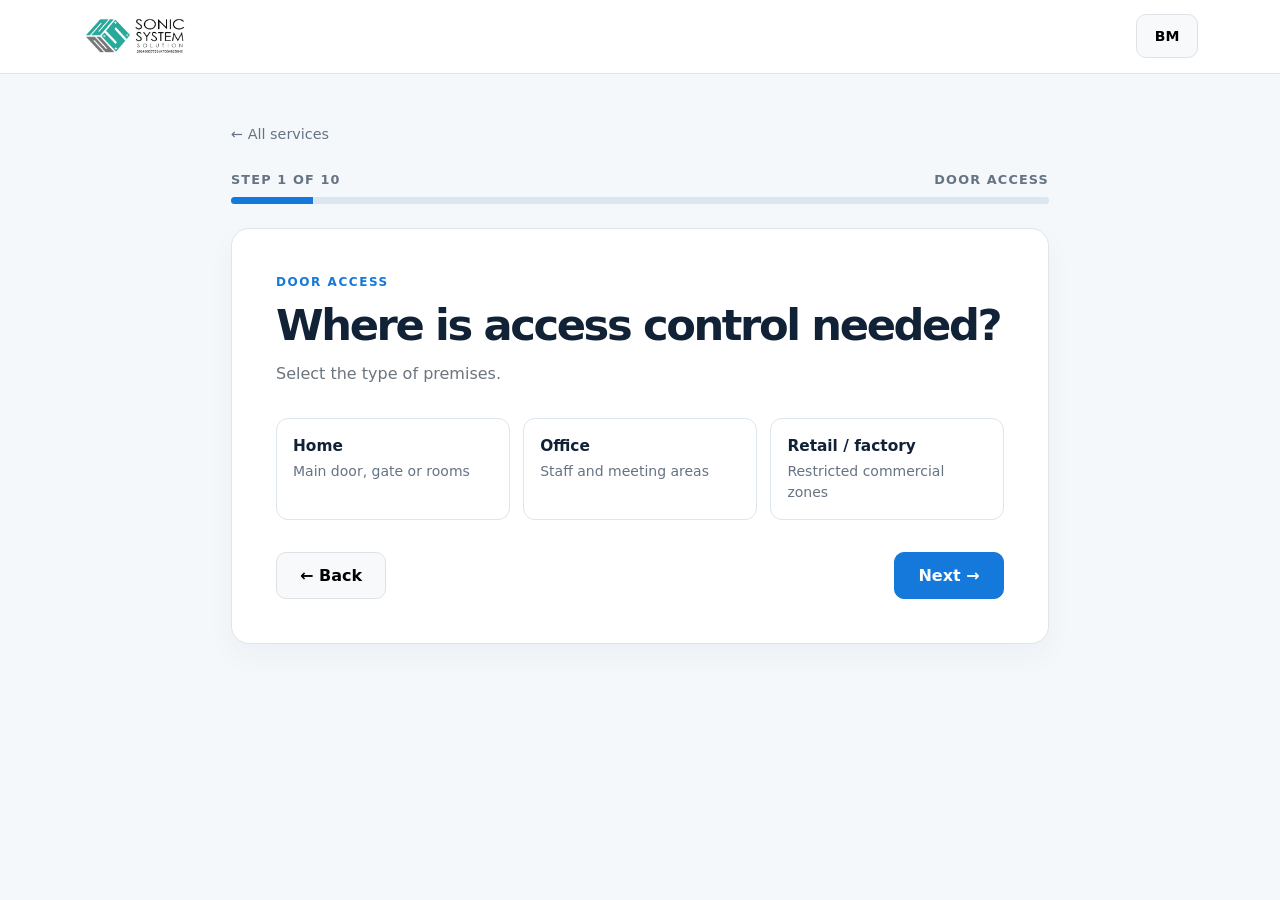
<file: pages/access/index.html>
<!doctype html>
<html lang="en">

<head>
    <meta charset="utf-8">
    <meta name="viewport" content="width=device-width,initial-scale=1">
    <title>Door Access Selector | Sonic System Solution</title>
    <link href="https://cdn.jsdelivr.net/npm/bootstrap@5.3.3/dist/css/bootstrap.min.css" rel="stylesheet">
    <link rel="stylesheet" href="../../css/style.css">
</head>

<body class="wizard-shell">
    <nav class="wizard-nav">
        <div class="container"><a class="navbar-brand" href="../../index.html" aria-label="Sonic System Solution home"><img class="brand-logo" src="../../assets/logo.png" alt="Sonic System Solution logo"><span class="brand-name"></span></a></div>
    </nav>
    <main class="wizard-wrap"><a class="back-link" href="../../index.html">← All services</a>
        <div id="wizard" data-service="access" class="mt-4"></div>
    </main>
    <script src="../../js/i18n.js"></script>
    <script src="../../js/services.js"></script>
    <script src="../../js/access.js"></script>
</body>

</html>
</file>
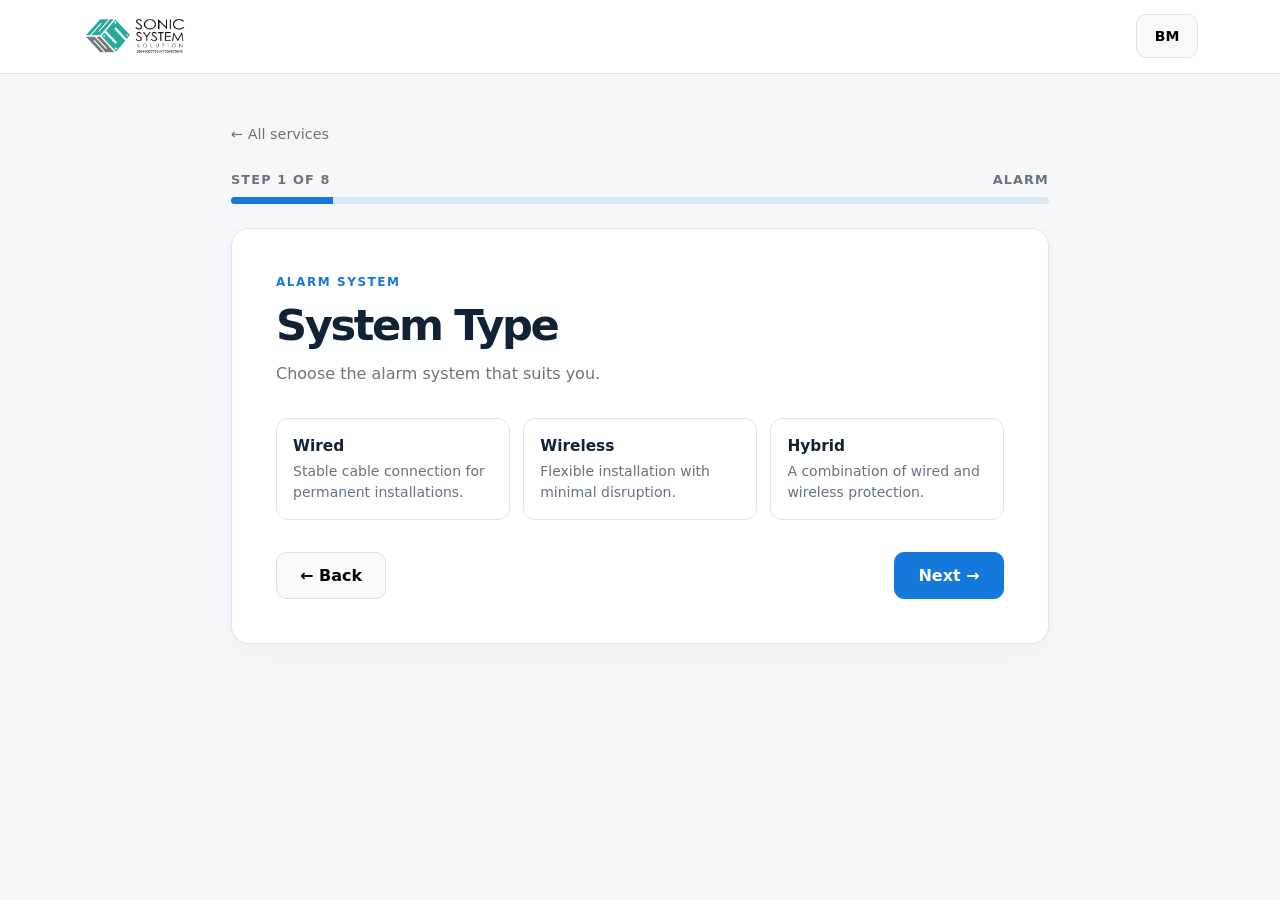
<file: pages/alarm/index.html>
<!doctype html>
<html lang="en">

<head>
    <meta charset="utf-8">
    <meta name="viewport" content="width=device-width,initial-scale=1">
    <title>Alarm Selector | Sonic System Solution</title>
    <link href="https://cdn.jsdelivr.net/npm/bootstrap@5.3.3/dist/css/bootstrap.min.css" rel="stylesheet">
    <link rel="stylesheet" href="../../css/style.css">
</head>

<body class="wizard-shell">
    <nav class="wizard-nav">
        <div class="container"><a class="navbar-brand" href="../../index.html" aria-label="Sonic System Solution home"><img class="brand-logo" src="../../assets/logo.png" alt="Sonic System Solution logo"><span class="brand-name"></span></a></div>
    </nav>
    <main class="wizard-wrap"><a class="back-link" href="../../index.html">← All services</a>
        <div id="wizard" data-service="alarm" class="mt-4"></div>
    </main>
    <script src="../../js/i18n.js"></script>
    <script src="../../js/services.js"></script>
    <script src="../../js/alarm.js"></script>
</body>

</html>
</file>
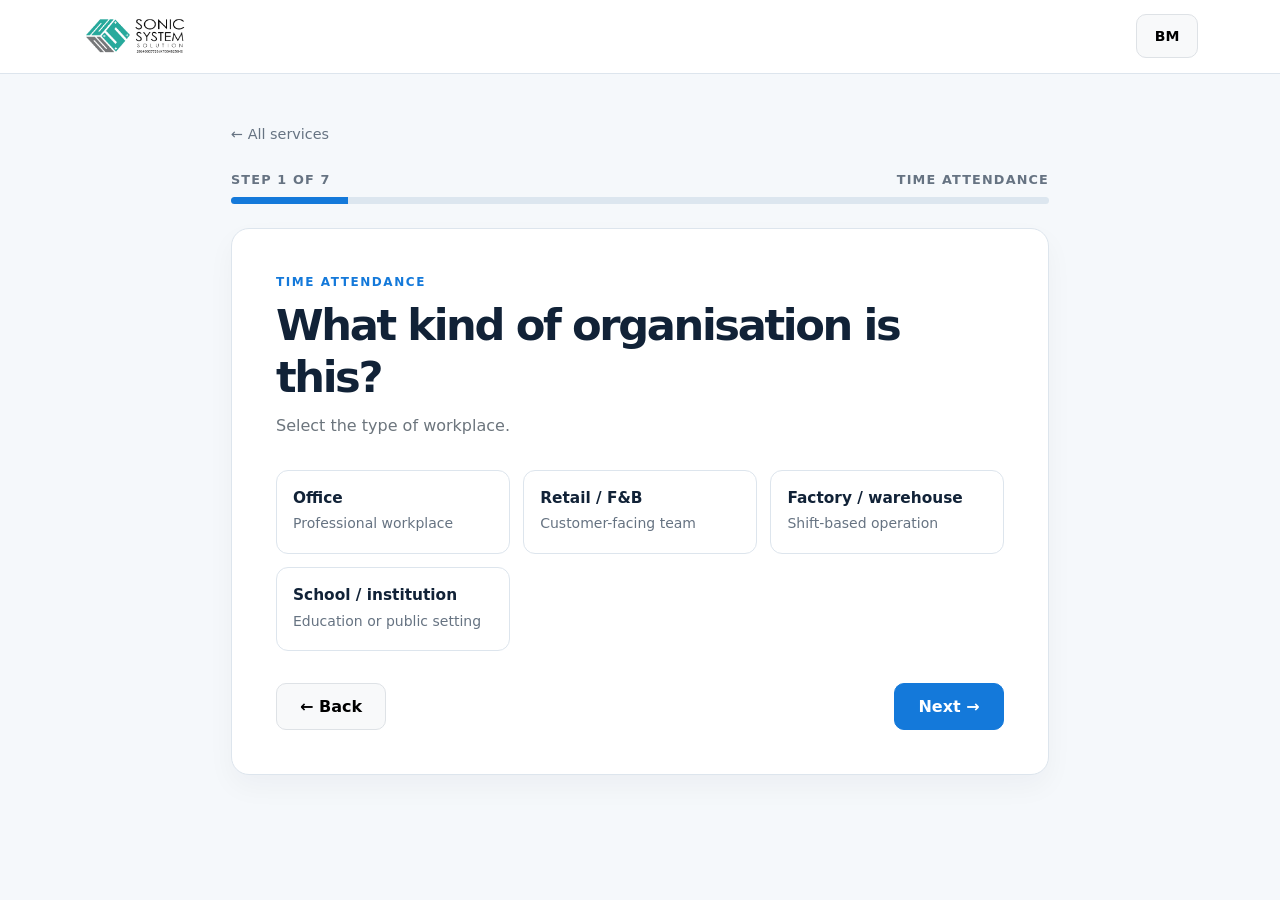
<file: pages/attendance/index.html>
<!doctype html>
<html lang="en">

<head>
    <meta charset="utf-8">
    <meta name="viewport" content="width=device-width,initial-scale=1">
    <title>Time Attendance Selector | Sonic System Solution</title>
    <link href="https://cdn.jsdelivr.net/npm/bootstrap@5.3.3/dist/css/bootstrap.min.css" rel="stylesheet">
    <link rel="stylesheet" href="../../css/style.css">
</head>

<body class="wizard-shell">
    <nav class="wizard-nav">
        <div class="container"><a class="navbar-brand" href="../../index.html" aria-label="Sonic System Solution home"><img class="brand-logo" src="../../assets/logo.png" alt="Sonic System Solution logo"><span class="brand-name"></span></a></div>
    </nav>
    <main class="wizard-wrap"><a class="back-link" href="../../index.html">← All services</a>
        <div id="wizard" data-service="attendance" class="mt-4"></div>
    </main>
    <script src="../../js/i18n.js"></script>
    <script src="../../js/services.js"></script>
    <script src="../../js/attendance.js"></script>
</body>

</html>
</file>
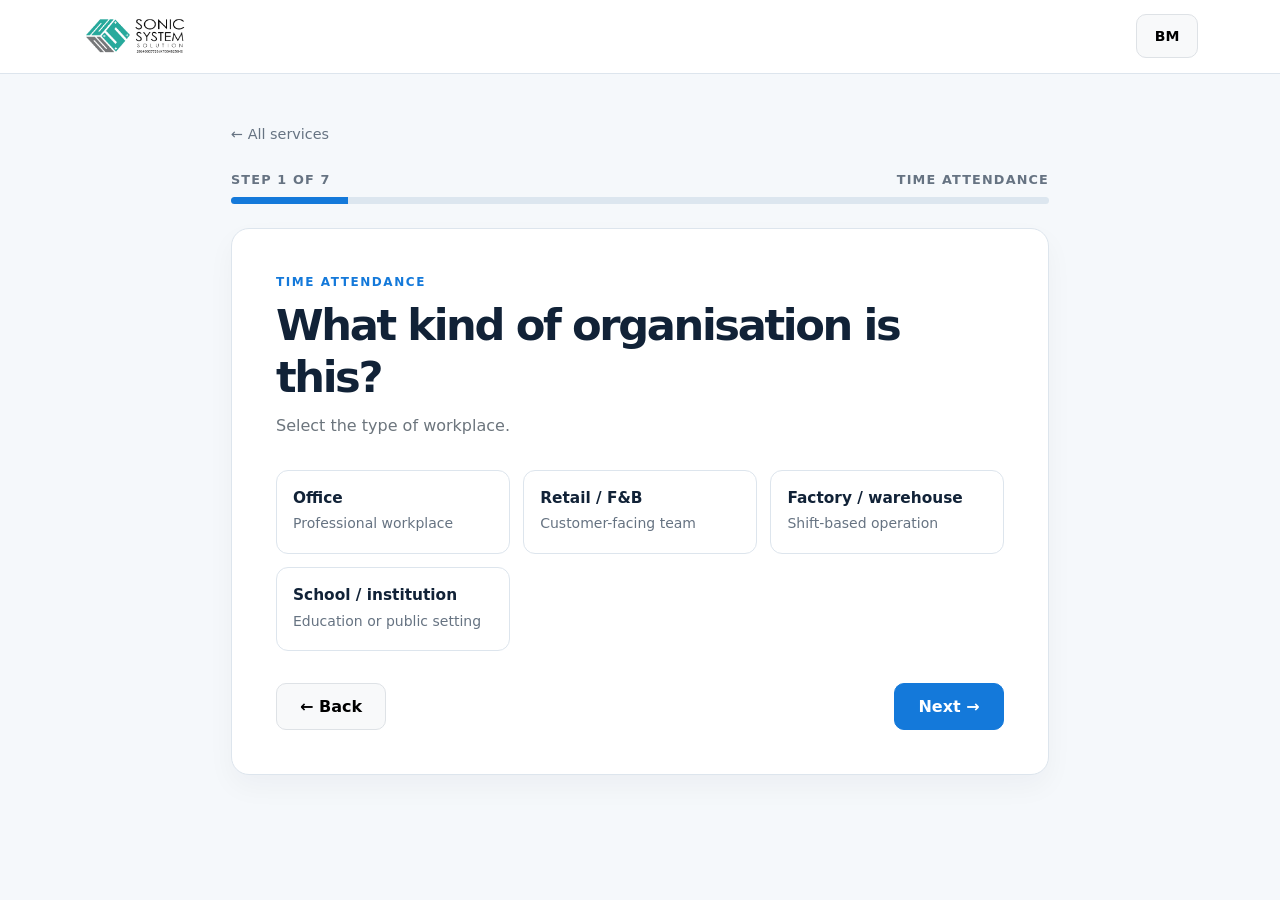
<file: pages/autogate/index.html>
<!doctype html>
<html lang="en">

<head>
    <meta charset="utf-8">
    <meta name="viewport" content="width=device-width,initial-scale=1">
    <title>Autogate Selector | Sonic System Solution</title>
    <link href="https://cdn.jsdelivr.net/npm/bootstrap@5.3.3/dist/css/bootstrap.min.css" rel="stylesheet">
    <link rel="stylesheet" href="../../css/style.css">
</head>

<body class="wizard-shell">
    <nav class="wizard-nav">
        <div class="container"><a class="navbar-brand" href="../../index.html" aria-label="Sonic System Solution home"><img class="brand-logo" src="../../assets/logo.png" alt="Sonic System Solution logo"><span class="brand-name"></span></a></div>
    </nav>
    <main class="wizard-wrap"><a class="back-link" href="../../index.html">← All services</a>
        <div id="wizard" data-service="autogate" class="mt-4"></div>
    </main>
    <script src="../../js/i18n.js"></script>
    <script src="../../js/services.js"></script>
    <script src="../../js/autogate.js"></script>
</body>

</html>
</file>
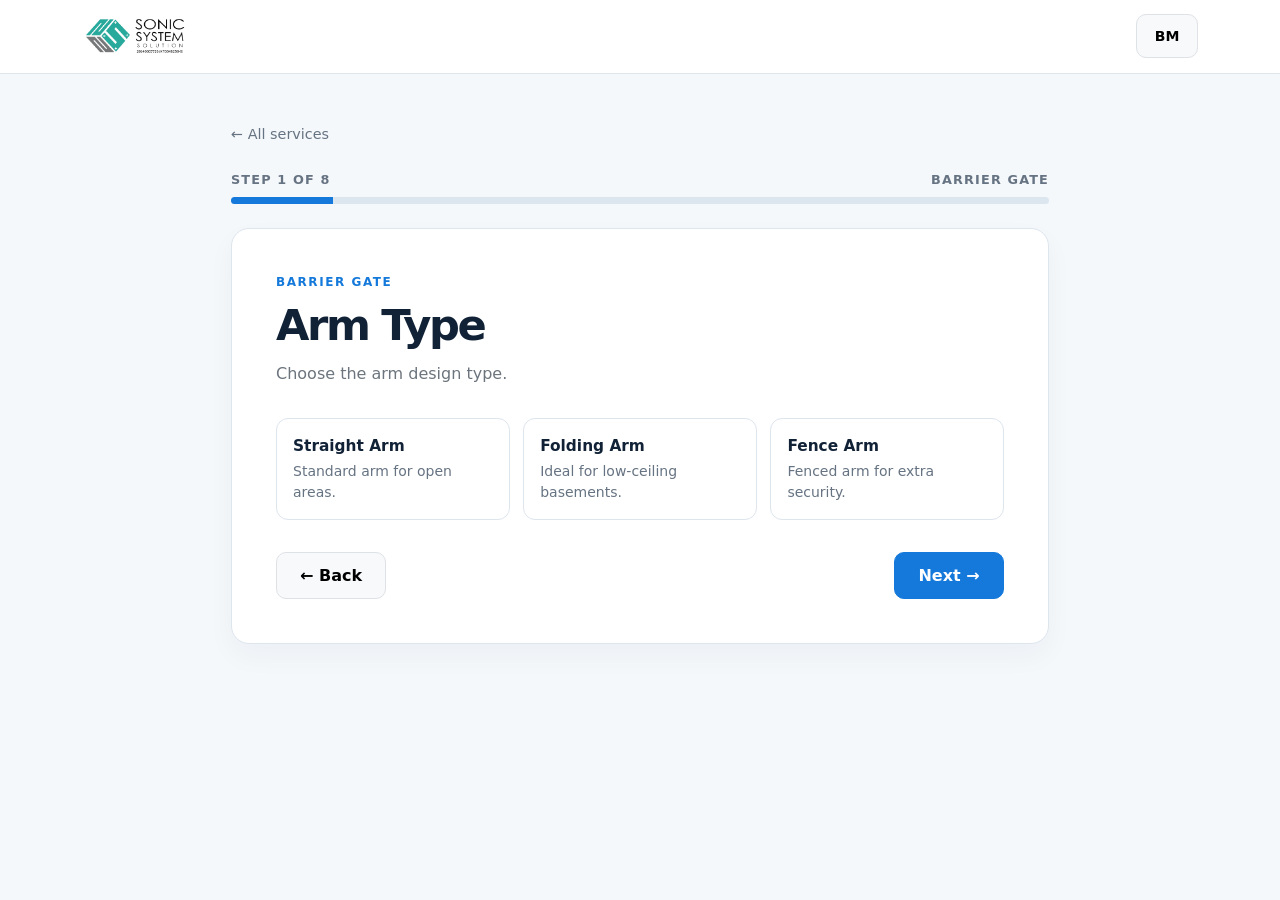
<file: pages/barriergate/index.html>
<!doctype html>
<html lang="en">

<head>
    <meta charset="utf-8">
    <meta name="viewport" content="width=device-width,initial-scale=1">
    <title>Barrier Gate Selector | Sonic System Solution</title>
    <link href="https://cdn.jsdelivr.net/npm/bootstrap@5.3.3/dist/css/bootstrap.min.css" rel="stylesheet">
    <link rel="stylesheet" href="../../css/style.css">
</head>

<body class="wizard-shell">
    <nav class="wizard-nav">
        <div class="container">
            <a class="navbar-brand" href="../../index.html" aria-label="Sonic System Solution home">
                <img class="brand-logo" src="../../assets/logo.png" alt="Sonic System Solution logo">
                <span class="brand-name"></span>
            </a>
        </div>
    </nav>
    <main class="wizard-wrap">
        <a class="back-link" href="../../index.html">← All services</a>
        <div id="wizard" data-service="barrier" class="mt-4"></div>
    </main>
    <script src="../../js/i18n.js"></script>
    <script src="../../js/barriergate.js"></script>
</body>

</html>
</file>
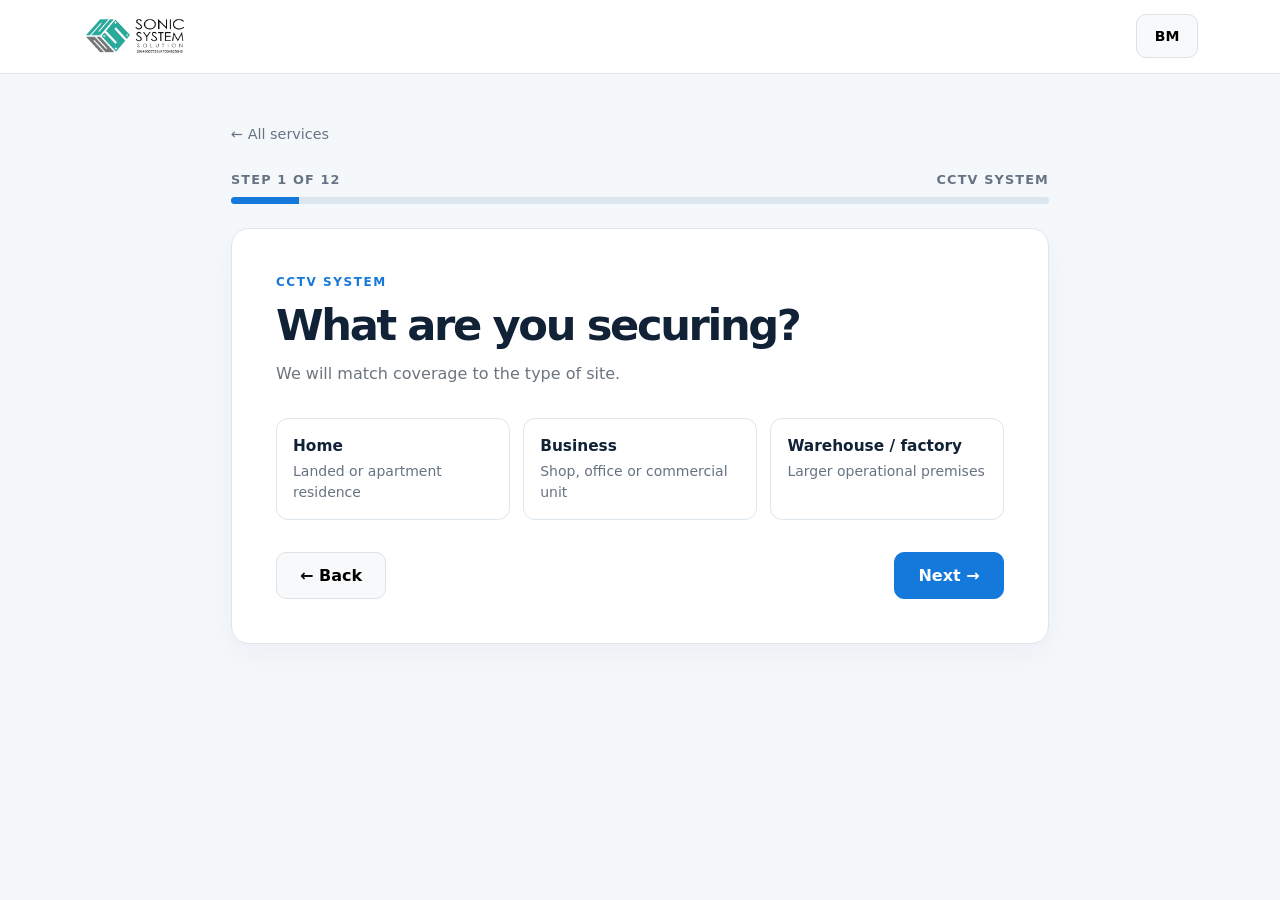
<file: pages/cctv/index.html>
<!doctype html>
<html lang="en">

<head>
    <meta charset="utf-8">
    <meta name="viewport" content="width=device-width,initial-scale=1">
    <title>CCTV Selector | Sonic System Solution</title>
    <link href="https://cdn.jsdelivr.net/npm/bootstrap@5.3.3/dist/css/bootstrap.min.css" rel="stylesheet">
    <link rel="stylesheet" href="../../css/style.css">
</head>

<body class="wizard-shell">
    <nav class="wizard-nav">
        <div class="container"><a class="navbar-brand" href="../../index.html" aria-label="Sonic System Solution home"><img class="brand-logo" src="../../assets/logo.png" alt="Sonic System Solution logo"><span class="brand-name"></span></a></div>
    </nav>
    <main class="wizard-wrap"><a class="back-link" href="../../index.html">← All services</a>
        <div id="wizard" data-service="cctv" class="mt-4"></div>
    </main>
    <script src="../../js/i18n.js"></script>
    <script src="../../js/services.js"></script>
    <script src="../../js/cctv.js"></script>
</body>

</html>
</file>
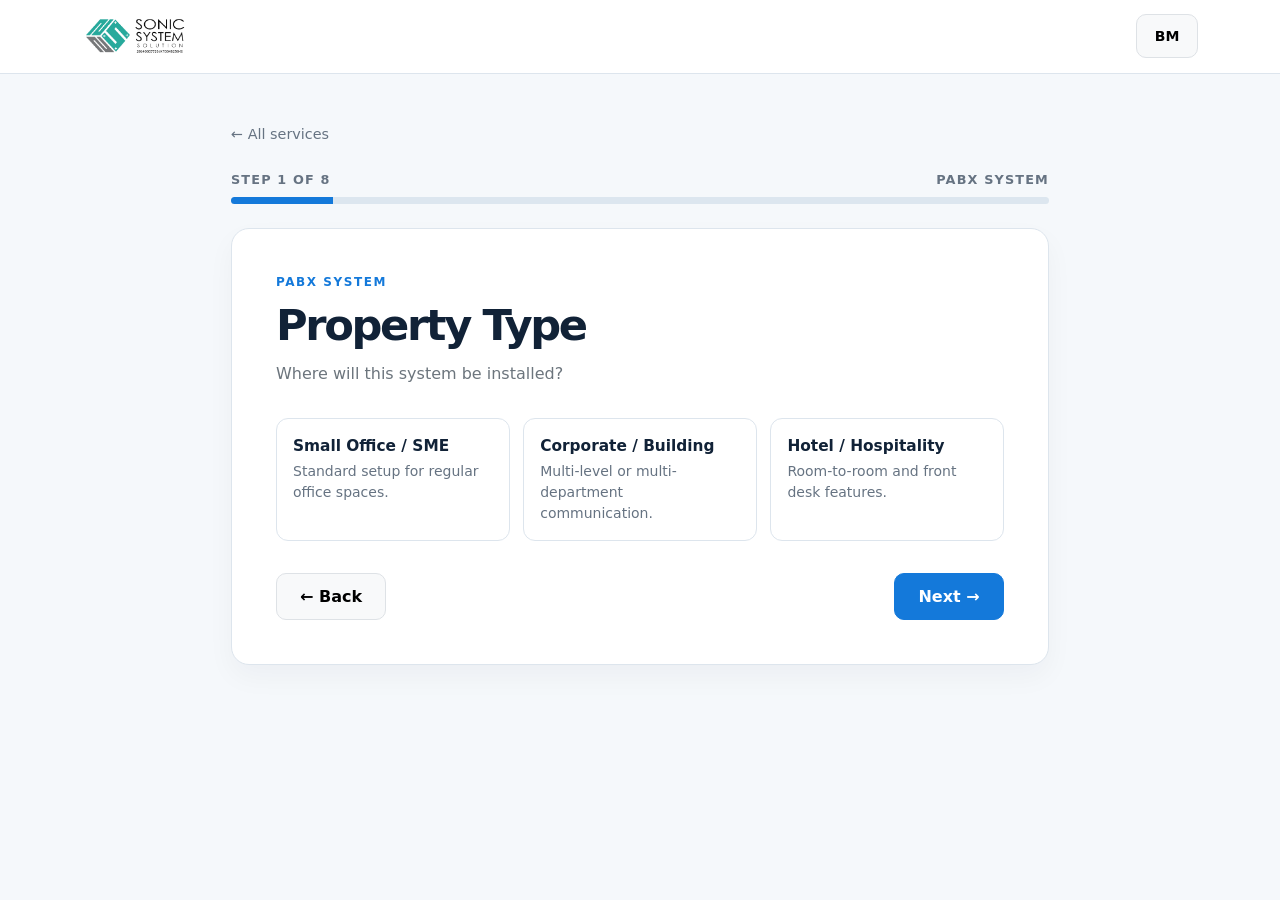
<file: pages/pabx/index.html>
<!doctype html>
<html lang="en">

<head>
    <meta charset="utf-8">
    <meta name="viewport" content="width=device-width,initial-scale=1">
    <title>PABX System Selector | Sonic System Solution</title>
    <link href="https://cdn.jsdelivr.net/npm/bootstrap@5.3.3/dist/css/bootstrap.min.css" rel="stylesheet">
    <link rel="stylesheet" href="../../css/style.css">
</head>

<body class="wizard-shell">
    <nav class="wizard-nav">
        <div class="container">
            <a class="navbar-brand" href="../../index.html" aria-label="Sonic System Solution home">
                <img class="brand-logo" src="../../assets/logo.png" alt="Sonic System Solution logo">
                <span class="brand-name"></span>
            </a>
        </div>
    </nav>
    <main class="wizard-wrap">
        <a class="back-link" href="../../index.html">← All services</a>
        <div id="wizard" data-service="pabx" class="mt-4"></div>
    </main>
    <script src="../../js/i18n.js"></script>
    <script src="../../js/pabx.js"></script>
</body>

</html>
</file>
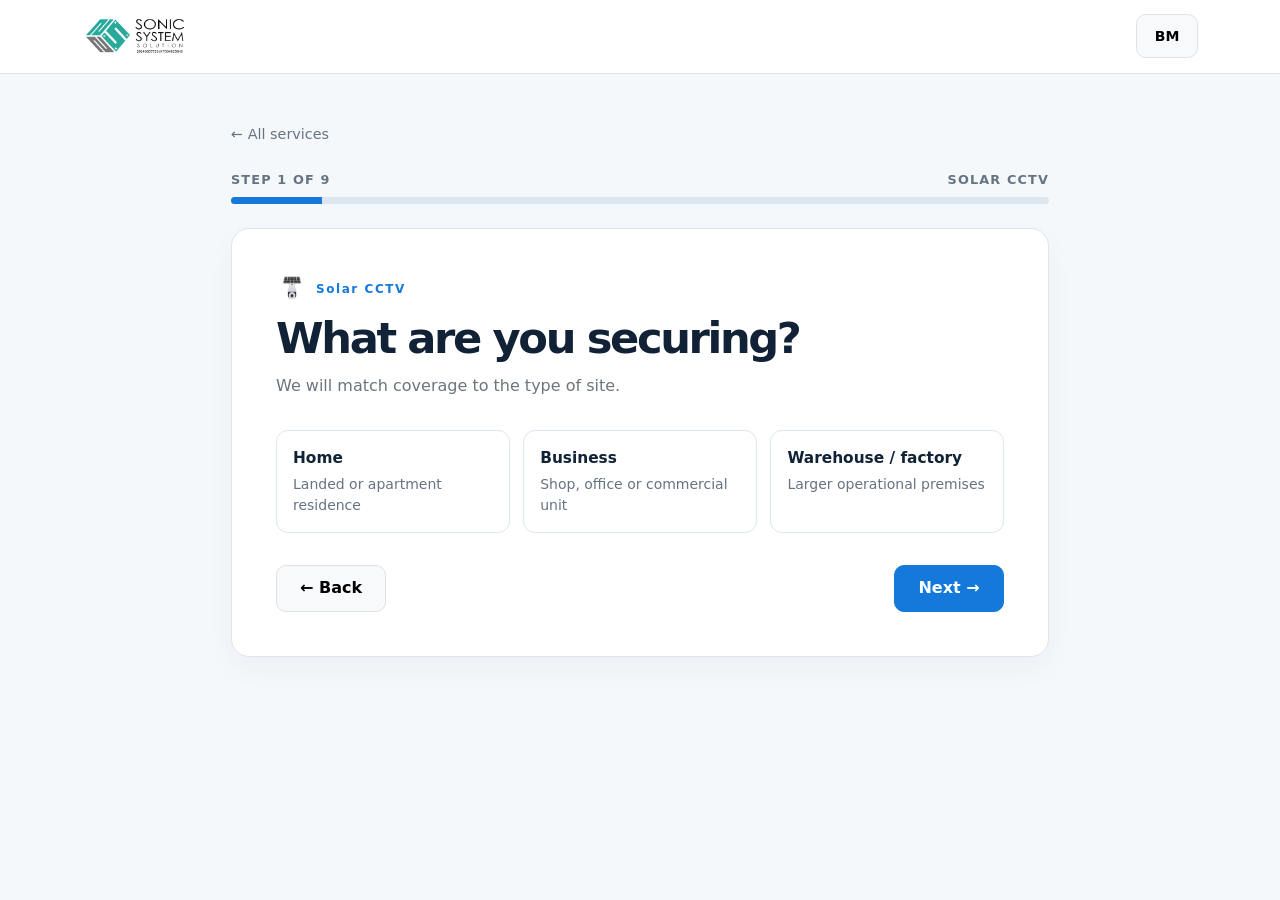
<file: pages/solar-cctv/index.html>
<!doctype html>
<html lang="en">

<head>
    <meta charset="utf-8">
    <meta name="viewport" content="width=device-width,initial-scale=1">
    <title>Solar CCTV Selector | Sonic System Solution</title>
    <link href="https://cdn.jsdelivr.net/npm/bootstrap@5.3.3/dist/css/bootstrap.min.css" rel="stylesheet">
    <link rel="stylesheet" href="../../css/style.css">
</head>

<body class="wizard-shell">
    <nav class="wizard-nav">
        <div class="container"><a class="navbar-brand" href="../../index.html" aria-label="Sonic System Solution home"><img class="brand-logo" src="../../assets/logo.png" alt="Sonic System Solution logo"><span class="brand-name"></span></a></div>
    </nav>
    <main class="wizard-wrap"><a class="back-link" href="../../index.html">← All services</a>
        <div id="wizard" data-service="solar-cctv" class="mt-4"></div>
    </main>
    <script src="../../js/i18n.js"></script>
    <script src="../../js/solar-cctv.js"></script>
</body>

</html>
</file>
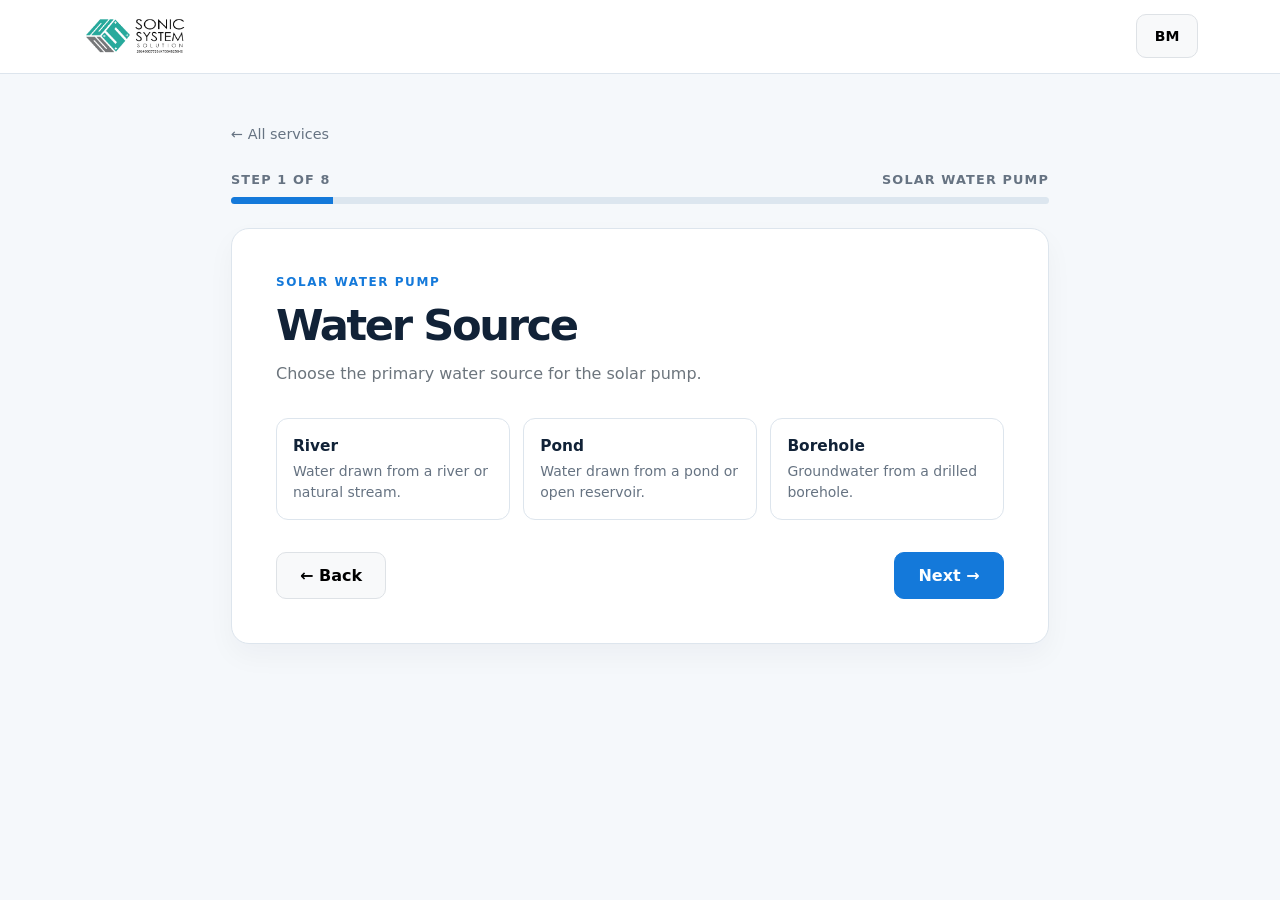
<file: pages/solar-pump/index.html>
<!doctype html>
<html lang="en">

<head>
    <meta charset="utf-8">
    <meta name="viewport" content="width=device-width,initial-scale=1">
    <title>Solar Water Pump Selector | Sonic System Solution</title>
    <link href="https://cdn.jsdelivr.net/npm/bootstrap@5.3.3/dist/css/bootstrap.min.css" rel="stylesheet">
    <link rel="stylesheet" href="../../css/style.css">
</head>

<body class="wizard-shell">
    <nav class="wizard-nav">
        <div class="container"><a class="navbar-brand" href="../../index.html" aria-label="Sonic System Solution home"><img class="brand-logo" src="../../assets/logo.png" alt="Sonic System Solution logo"><span class="brand-name"></span></a></div>
    </nav>
    <main class="wizard-wrap"><a class="back-link" href="../../index.html">← All services</a>
        <div id="wizard" data-service="solar-pump" class="mt-4"></div>
    </main>
    <script src="../../js/i18n.js"></script>
    <script src="../../js/services.js"></script>
    <script src="../../js/solar-pump.js"></script>
</body>

</html>
</file>
<file: css/style.css>
:root {
    --ink: #112237;
    --navy: #09223b;
    --blue: #1479da;
    --sky: #eaf4ff;
    --muted: #667382;
    --line: #dde5ed;
    --radius: 18px;
}

* {
    box-sizing: border-box;
}

body {
    font-family: Inter, ui-sans-serif, system-ui, -apple-system, "Segoe UI", sans-serif;
    color: var(--ink);
    background: #fff;
}

.navbar {
    height: 74px;
}

.navbar-brand {
    display: flex;
    align-items: center;
    gap: .6rem;
    font-weight: 800;
    font-size: 1.1rem;
    letter-spacing: -.03em;
    color: var(--ink);
}

.brand-logo {
    display: block;
    width: auto;
    height: 42px;
    max-width: 150px;
    object-fit: contain;
}

.brand-logo-slide {
    max-height: 70px;
}

.brand-name {
    color: var(--black);
}

.brand-mark {
    display: inline-grid;
    place-items: center;
    width: 27px;
    height: 27px;
    border-radius: 8px;
    background: var(--blue);
    color: #fff;
    font-size: .9rem;
    margin-right: 5px;
    letter-spacing: 0;
}

.btn {
    border-radius: 10px;
    font-weight: 650;
    padding: .65rem 1.1rem;
}

.btn-primary {
    background: var(--blue);
    border-color: var(--blue);
}

.btn-primary:hover,
.btn-primary:focus {
    background: #0c65bc;
    border-color: #0c65bc;
}

.hero {
    background: linear-gradient(110deg, rgba(6, 27, 48, .97), rgba(9, 43, 76, .83)), url("assets/logo.png") center/cover;
}

.min-vh-60 {
    min-height: 500px;
}

.hero h1 {
    font-size: clamp(2.7rem, 6vw, 5.1rem);
    line-height: .99;
    letter-spacing: -.065em;
    color: #fff;
    max-width: 720px;
    font-weight: 780;
}

.eyebrow {
    font-size: .75rem;
    font-weight: 800;
    letter-spacing: .13em;
    color: var(--blue);
    margin-bottom: .6rem;
}

.hero-card {
    background: #fff;
    border-radius: var(--radius);
    padding: 2rem;
    box-shadow: 0 20px 60px #020d184d;
}

.stat {
    font-size: 4rem;
    font-weight: 800;
    letter-spacing: -.08em;
    line-height: 1;
    margin: 1rem 0 .75rem;
}

.stat span {
    color: var(--blue);
}

h2 {
    font-size: clamp(2rem, 4vw, 3rem);
    letter-spacing: -.055em;
    font-weight: 760;
}

.service-card {
    display: block;
    height: 100%;
    border: 1px solid var(--line);
    border-radius: var(--radius);
    padding: 1.5rem;
    color: var(--ink);
    text-decoration: none;
    transition: .2s ease;
    background: #fff;
}

.service-card:hover {
    color: var(--ink);
    transform: translateY(-4px);
    box-shadow: 0 14px 32px #11223718;
    border-color: #b6d7f5;
}

.service-icon {
    width: 52px;
    height: 52px;
    display: grid;
    place-items: center;
    border-radius: 14px;
    background: var(--sky);
    font-size: 1.55rem;
    margin-bottom: 1.5rem;
}

.service-card h3 {
    font-size: 1.22rem;
    font-weight: 750;
    letter-spacing: -.025em;
}

.service-card p {
    color: var(--muted);
    font-size: .93rem;
    min-height: 48px;
}

.service-card .arrow {
    color: var(--blue);
    font-weight: bold;
}

.trust-strip {
    background: var(--navy);
    color: #dceafa;
    padding: 1.4rem 0;
    font-size: .92rem;
    font-weight: 600;
}

footer {
    font-size: .86rem;
    color: var(--muted);
}

footer a {
    color: var(--blue);
    text-decoration: none;
}

.wizard-shell {
    min-height: 100vh;
    background: #f5f8fb;
}

.wizard-nav {
    background: #fff;
    border-bottom: 1px solid var(--line);
    padding: .9rem 0;
}

.wizard-nav .container {
    display: flex;
    align-items: center;
    justify-content: space-between;
    gap: 1rem;
}

.wizard-nav .navbar-brand {
    min-width: 0;
    margin-right: 0;
}

.wizard-nav .language-toggle {
    flex: 0 0 auto;
}

.wizard-wrap {
    max-width: 850px;
    margin: 0 auto;
    padding: 3rem 1rem;
}

.back-link {
    font-size: .9rem;
    color: var(--muted);
    text-decoration: none;
}

.progress-label {
    font-size: .8rem;
    font-weight: 800;
    letter-spacing: .09em;
    color: var(--muted);
    text-transform: uppercase;
}

.progress {
    height: 7px;
    border-radius: 99px;
    background: #dce6ef;
}

.progress-bar {
    background: var(--blue);
}

.wizard-card,
.summary-card {
    background: #fff;
    border: 1px solid var(--line);
    border-radius: var(--radius);
    padding: clamp(1.5rem, 4vw, 2.75rem);
    box-shadow: 0 12px 28px #1122370a;
}

.step-title {
    font-size: clamp(1.8rem, 4vw, 2.7rem);
    letter-spacing: -.055em;
    font-weight: 760;
    margin-bottom: .6rem;
}

.option-grid {
    display: grid;
    grid-template-columns: repeat(auto-fit, minmax(210px, 1fr));
    gap: .85rem;
    margin-top: 2rem;
}

.choice {
    position: relative;
    border: 1px solid var(--line);
    border-radius: 12px;
    padding: 1rem;
    cursor: pointer;
    transition: .16s;
    background: #fff;
    min-height: 84px;
}

.choice:hover {
    border-color: #8cc3f3;
    background: #f8fcff;
}

.choice.active {
    border: 2px solid var(--blue);
    background: #f1f8ff;
    padding: calc(1rem - 1px);
}

.choice input {
    position: absolute;
    opacity: 0;
}

.choice strong {
    display: block;
    font-size: .96rem;
}

.choice small {
    color: var(--muted);
    display: block;
    margin-top: .22rem;
}

.form-label {
    font-weight: 700;
    font-size: .9rem;
}

.form-control,
.form-select {
    border-color: #cfdbe6;
    border-radius: 10px;
    padding: .75rem;
}

.form-control:focus,
.form-select:focus {
    border-color: var(--blue);
    box-shadow: 0 0 0 .2rem #1479da22;
}

.wizard-actions {
    display: flex;
    justify-content: space-between;
    gap: 1rem;
    margin-top: 2rem;
}

.wizard-actions .btn {
    min-width: 110px;
}

.error-text {
    color: #bd3030;
    font-size: .87rem;
    margin-top: 1rem;
}

.receipt {
    border: 1px solid var(--line);
    border-radius: 12px;
    overflow: hidden;
    margin-top: 1.5rem;
}

.receipt-row {
    display: flex;
    justify-content: space-between;
    gap: 1rem;
    padding: .85rem 1rem;
    border-bottom: 1px solid var(--line);
    font-size: .92rem;
}

.receipt-row:last-child {
    border-bottom: 0;
}

.receipt-row span:first-child {
    color: var(--muted);
}

.estimate {
    background: var(--sky);
    border-radius: 12px;
    padding: 1rem 1.15rem;
    margin: 1.25rem 0;
}

.estimate strong {
    display: block;
    font-size: 1.3rem;
}

.success-icon {
    width: 62px;
    height: 62px;
    border-radius: 50%;
    display: grid;
    place-items: center;
    background: #ddf7e7;
    color: #168044;
    font-size: 1.8rem;
    margin-bottom: 1rem;
}

/* Service Card Icon Alignment */
.service-icon-wrap {
  display: flex;
  align-items: center;
  height: 50px;
}

.service-icon-img {
  max-height: 48px;
  width: auto;
  object-fit: contain;
}

@media(max-width:575px) {
    .wizard-wrap {
        padding: 1.5rem .75rem;
    }

    .wizard-card,
    .summary-card {
        padding: 1.4rem;
    }

    .wizard-actions {
        flex-wrap: wrap;
    }

    .wizard-actions .btn:last-child {
        margin-left: auto;
    }

    .min-vh-60 {
        min-height: 440px;
    }

    .hero-card {
        padding: 1.4rem;
    }

    .wizard-nav .container {
        gap: .5rem;
    }

    .wizard-nav .navbar-brand {
        font-size: 1rem;
    }

    /* Keep navbar action buttons on one line, even when translated
       text (e.g. Malay) is longer than English */
    .navbar > .container {
        flex-wrap: nowrap;
        gap: .5rem;
    }

    .navbar-brand {
        min-width: 0;
        flex-shrink: 1;
        overflow: hidden;
    }

    .navbar-brand .brand-logo {
        height: 30px;
        flex-shrink: 0;
    }

    .navbar .d-flex.gap-2 {
        flex-shrink: 0;
        gap: .35rem !important;
    }

    .navbar .btn-sm {
        padding: .35rem .55rem;
        font-size: .72rem;
        white-space: nowrap;
    }
}
</file>
